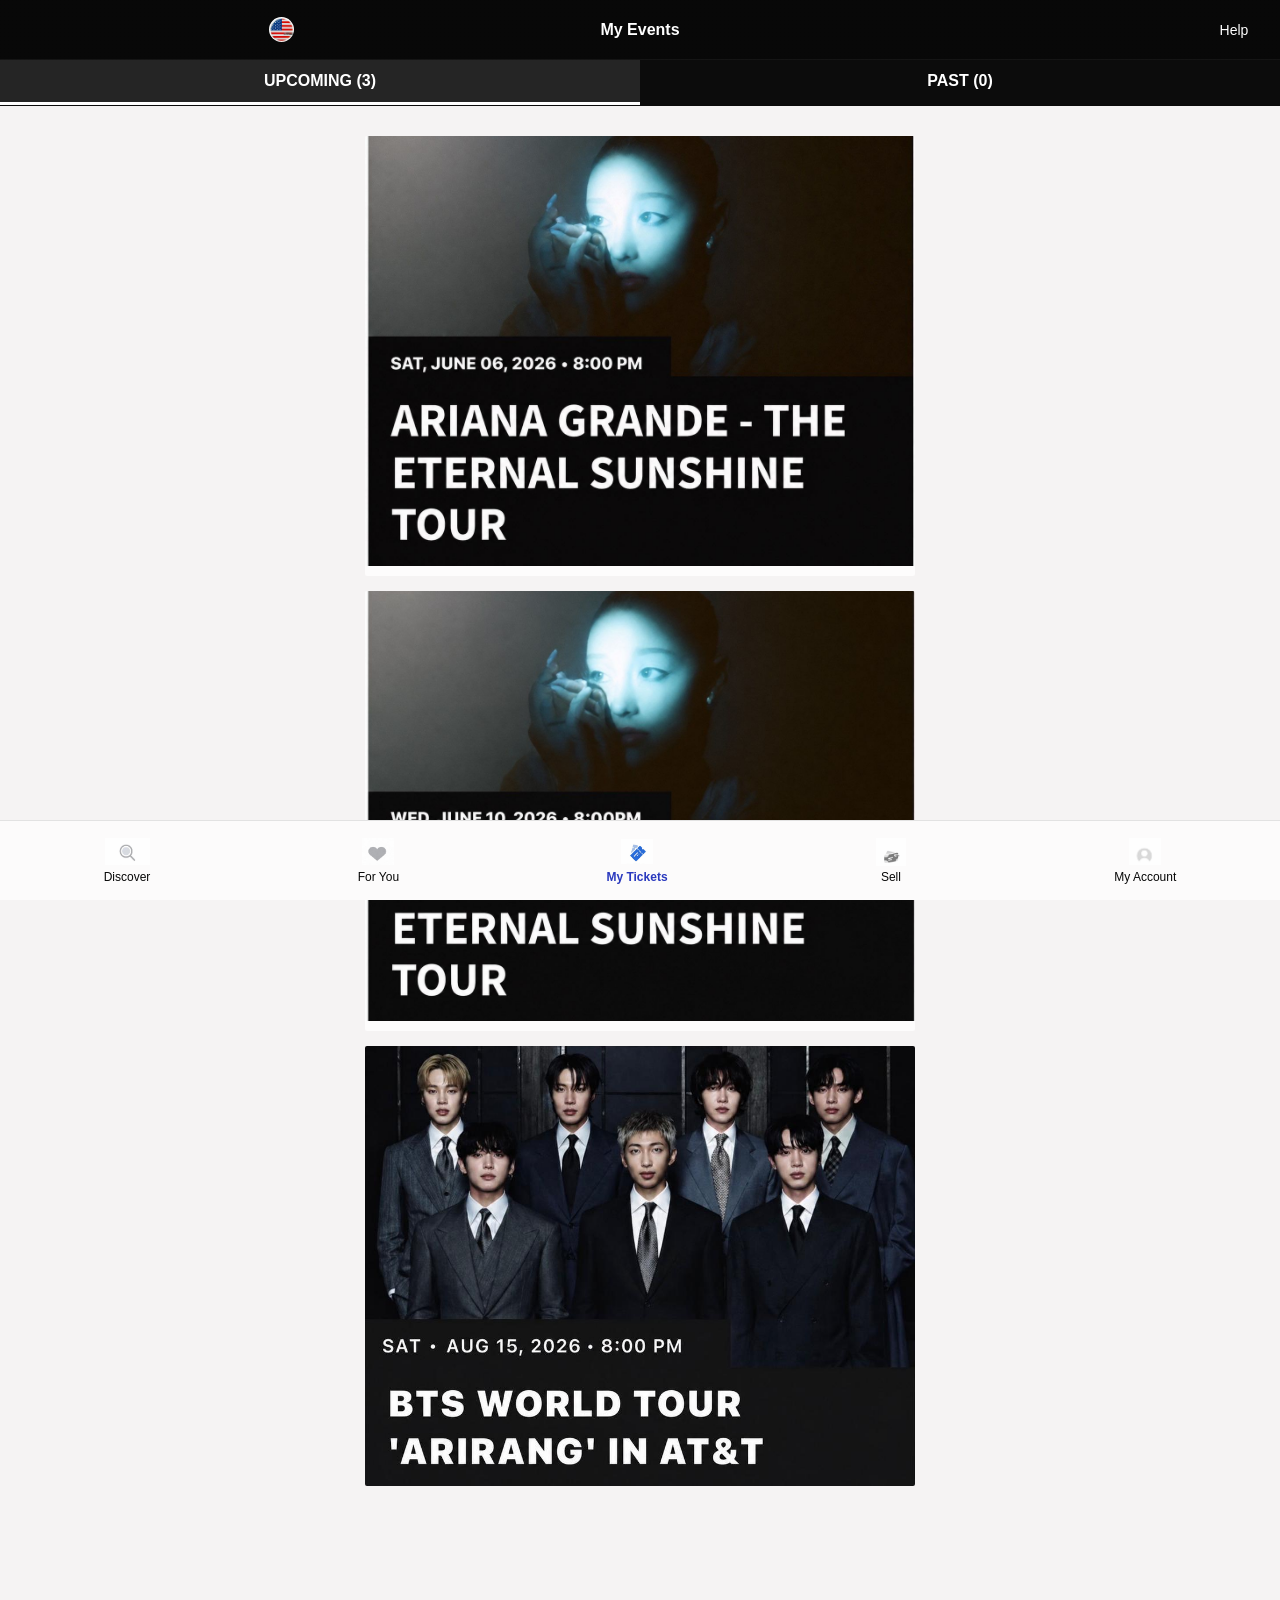
<file: index.html>
<!DOCTYPE html>
<html lang="en">
<head>
  <meta charset="UTF-8" />
  <meta name="viewport" content="width=device-width, initial-scale=1.0"/>
  <title>My Tickets</title>
  <link rel="stylesheet" href="fontawesome/fontawesome-free-6.7.2-web/css/all.min.css">
  <link rel="stylesheet" href="https://fonts.googleapis.com/css2?family=Material+Symbols+Outlined:opsz,wght,FILL,GRAD@24,400,0,0" />
  <link rel="stylesheet" href="css/ticket.css">
  <link rel="manifest" href="manifest.json">
  <meta name="theme-color" content="rgb(7, 7, 7)">
</head>
<body>

  <!-- SCREEN 1 -->
  <div class="screen active" id="screen1">

    <!-- 🔹 TOP NAV -->
    <header class="top-nav">
      <div class="top-left">
        <img src="image/usa1.jpg" alt="US" class="flag-icon">
      </div>
      <div class="top-title">My Events</div>
      <div class="top-right">
        <a href="#" class="help-link">Help</a>
      </div>
    </header>

    <!-- 🔹 TABS -->
    <div class="tabs">
      <div class="active">UPCOMING (3)</div>
      <div>PAST (0)</div>
    </div>

    <!-- 🔹 EVENT CARDS -->
    

   <div class="events-container">


<div class="event-card" onclick="location.href='../me.html'">
    <img src="image/48.jpeg" alt="JADE Event" style="width: 100%; height: 430px;"> 
    <div class="event-info"></div>
  </div>



  <div class="event-card" onclick="location.href='../move.html'">
    <img src="image/51.jpeg" alt="JADE Event" style="width: 100%; height: 430px;"> 
    <div class="event-info"></div>
  </div>


  <div class="event-card" onclick="location.href='../menu.html'">
    <img src="image/45.jpeg" alt="BLAZE Event" style="width: 100%; height: 440px;">
    <div class="event-info"></div>
  </div>

</div>

    <!-- 🔹 BOTTOM NAV (Picture-Ready) -->
    <footer class="bottom-nav">
      <div class="nav-item">
        <img src="image/Discover.jpeg" alt="Discover" class="nav-icon" style="width: 45px;">
        <span>Discover</span>
      </div>
      <div class="nav-item">
        <img src="image/for you.jpeg" alt="For You" class="nav-icon">
        <span>For You</span>
      </div>
      <div class="nav-item active">
        <img src="image/tickest.jpeg" alt="My Tickets" class="nav-icon">
        <span>My Tickets</span>
      </div>
      <div class="nav-item">
        <img src="image/sell.jpeg" alt="Sell" class="nav-icon">
        <span>Sell</span>
      </div>
      <a href="../php/update.php">
        <div class="nav-item">
          <img src="image/myaccount.jpeg" alt="My Account" class="nav-icon">
          <span>My Account</span>
        </div>
      </a>
    </footer>

  </div>

  <script>
    if ("serviceWorker" in navigator) {
      navigator.serviceWorker.register("../service-worker.js")
        .then(() => console.log("✅ Service Worker registered"))
        .catch(err => console.log("❌ SW registration failed:", err));
    }
  </script>
</body>
</html>
</file>
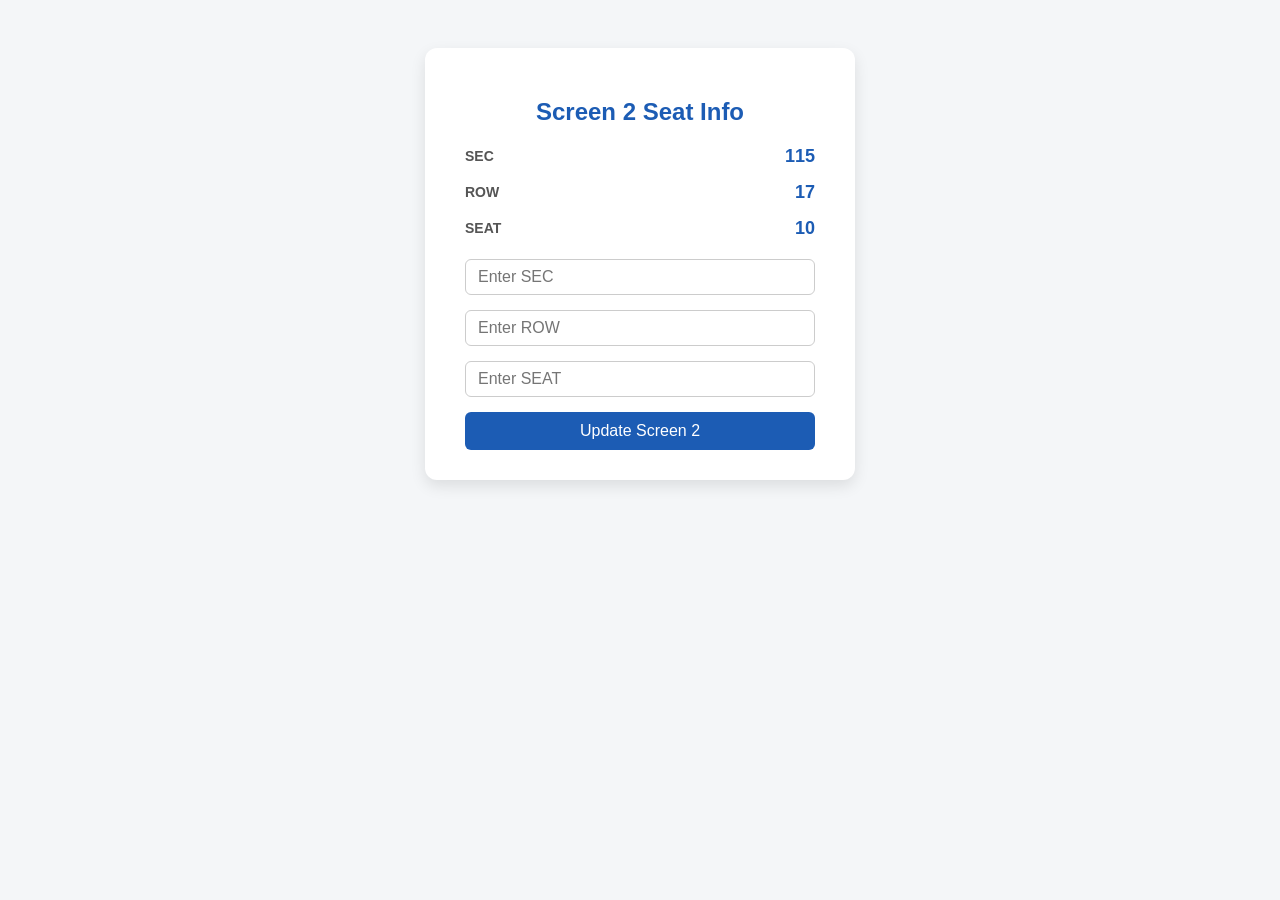
<file: css/HTML/fix.html>
<!DOCTYPE html>
<html lang="en">
<head>
<meta charset="UTF-8">
<meta name="viewport" content="width=device-width, initial-scale=1.0">
<title>Screen 2 Seat Update</title>
<style>
  body {
    font-family: Arial, sans-serif;
    background: #f4f6f8;
    display: flex;
    justify-content: center;
    align-items: flex-start;
    padding: 40px;
  }

  .screen2-container {
    background: #fff;
    border-radius: 12px;
    padding: 30px 40px;
    box-shadow: 0 6px 15px rgba(0,0,0,0.1);
    width: 350px;
  }

  .screen2-container h2 {
    text-align: center;
    margin-bottom: 20px;
    color: #1c5cb4;
  }

  .ticket-info {
    display: flex;
    justify-content: space-between;
    margin-bottom: 15px;
    align-items: center;
  }

  .ticket-info h5 {
    margin: 0;
    font-size: 14px;
    color: #555;
  }

  .ticket-info h4 {
    margin: 0;
    font-size: 18px;
    color: #1c5cb4;
  }

  form {
    display: flex;
    flex-direction: column;
    gap: 15px;
    margin-top: 20px;
  }

  input[type="text"] {
    padding: 8px 12px;
    border-radius: 6px;
    border: 1px solid #ccc;
    font-size: 16px;
  }

  button {
    padding: 10px;
    border-radius: 6px;
    border: none;
    background: #1c5cb4;
    color: #fff;
    font-size: 16px;
    cursor: pointer;
    transition: background 0.2s;
  }

  button:hover {
    background: #154a8a;
  }
</style>
</head>
<body>

<div class="screen2-container" id="screen2">
  <h2>Screen 2 Seat Info</h2>

  <div class="ticket-info ticket-sec">
    <h5>SEC</h5>
    <h4 id="sec-display">115</h4>
  </div>

  <div class="ticket-info ticket-row">
    <h5>ROW</h5>
    <h4 id="row-display">17</h4>
  </div>

  <div class="ticket-info ticket-seat">
    <h5>SEAT</h5>
    <h4 id="seat-display">10</h4>
  </div>

  <form id="seat-form">
    <input type="text" id="sec-input" placeholder="Enter SEC">
    <input type="text" id="row-input" placeholder="Enter ROW">
    <input type="text" id="seat-input" placeholder="Enter SEAT">
    <button type="submit">Update Screen 2</button>
  </form>
</div>

<script>
  // ---------- SCREEN 2 DOTS SCROLL ANIMATION ----------
  const screen2 = document.getElementById('screen2');
  const dots = screen2?.querySelector('.dots');

  if (dots) {
    dots.style.animationPlayState = "paused";
    const observer = new IntersectionObserver(entries => {
      entries.forEach(entry => {
        if (entry.isIntersecting) {
          dots.style.animationPlayState = "running";
          dots.classList.add("active");
        } else {
          dots.style.animationPlayState = "paused";
          dots.classList.remove("active");
        }
      });
    }, { threshold: 0.2 });
    observer.observe(dots);
  }

  // ---------- SCREEN 2 FORM FUNCTIONALITY ----------
  const secDisplay = document.getElementById('sec-display');
  const rowDisplay = document.getElementById('row-display');
  const seatDisplay = document.getElementById('seat-display');

  const seatForm = document.getElementById('seat-form');
  const secInput = document.getElementById('sec-input');
  const rowInput = document.getElementById('row-input');
  const seatInput = document.getElementById('seat-input');

  seatForm.addEventListener('submit', (e) => {
    e.preventDefault();

    if (secInput.value) secDisplay.textContent = secInput.value;
    if (rowInput.value) rowDisplay.textContent = rowInput.value;
    if (seatInput.value) seatDisplay.textContent = seatInput.value;

    secInput.value = '';
    rowInput.value = '';
    seatInput.value = '';
  });

  // ---------- SCREEN 3, 4, 5 FUNCTIONALITY ----------
  const screen3 = document.getElementById('screen3');
  const screen4 = document.getElementById('screen4');
  const screen5 = document.getElementById('screen5');

  const selectedCount = screen3?.querySelector('#selected-count');

  const seats = screen3 ? screen3.querySelectorAll('.seat-card') : [];

  function updateScreen4Count() {
    if(!screen4) return;
    const selectedSeats = screen3.querySelectorAll('.seat-card.selected').length;
    const ticketDetails = screen4.querySelector('.ticket-details');
    const submitBtn = screen4.querySelector('.submit-btn');
    if(ticketDetails) ticketDetails.innerHTML = `<br />${selectedSeats} Tickets Selected<br />`;
    if(submitBtn) submitBtn.textContent = `TRANSFER ${selectedSeats} TICKETS`;
  }

  seats.forEach(seat => {
    seat.addEventListener('click', () => {
      seat.classList.toggle('selected');
      if(selectedCount) selectedCount.textContent = `${screen3.querySelectorAll('.seat-card.selected').length} Selected`;
      updateScreen4Count();
    });
  });

  document.querySelectorAll('.transfer-btn').forEach(btn => {
    btn.addEventListener('click', () => {
      screen3?.classList.add('show');
    });
  });

  const transferLink = screen3?.querySelector('.transfer-link');
  transferLink?.addEventListener('click', (e) => {
    e.preventDefault();
    screen3?.classList.remove('show');
    screen4?.classList.add('show');
    updateScreen4Count();
  });

  screen4?.querySelector('.back-btn')?.addEventListener('click', (e) => {
    e.preventDefault();
    screen4.classList.remove('show');
    screen3.classList.add('show');
  });

  document.querySelectorAll('.view-ticket').forEach(btn => {
    btn.addEventListener('click', () => {
      screen5?.classList.add('show');
    });
  });

  screen3?.querySelector('.fa-times')?.addEventListener('click', () => {
    screen3.classList.remove('show');
  });

  screen5?.querySelector('.fa-times')?.addEventListener('click', () => {
    screen5.classList.remove('show');
  });

  

</script>

</body>
</html>
</file>
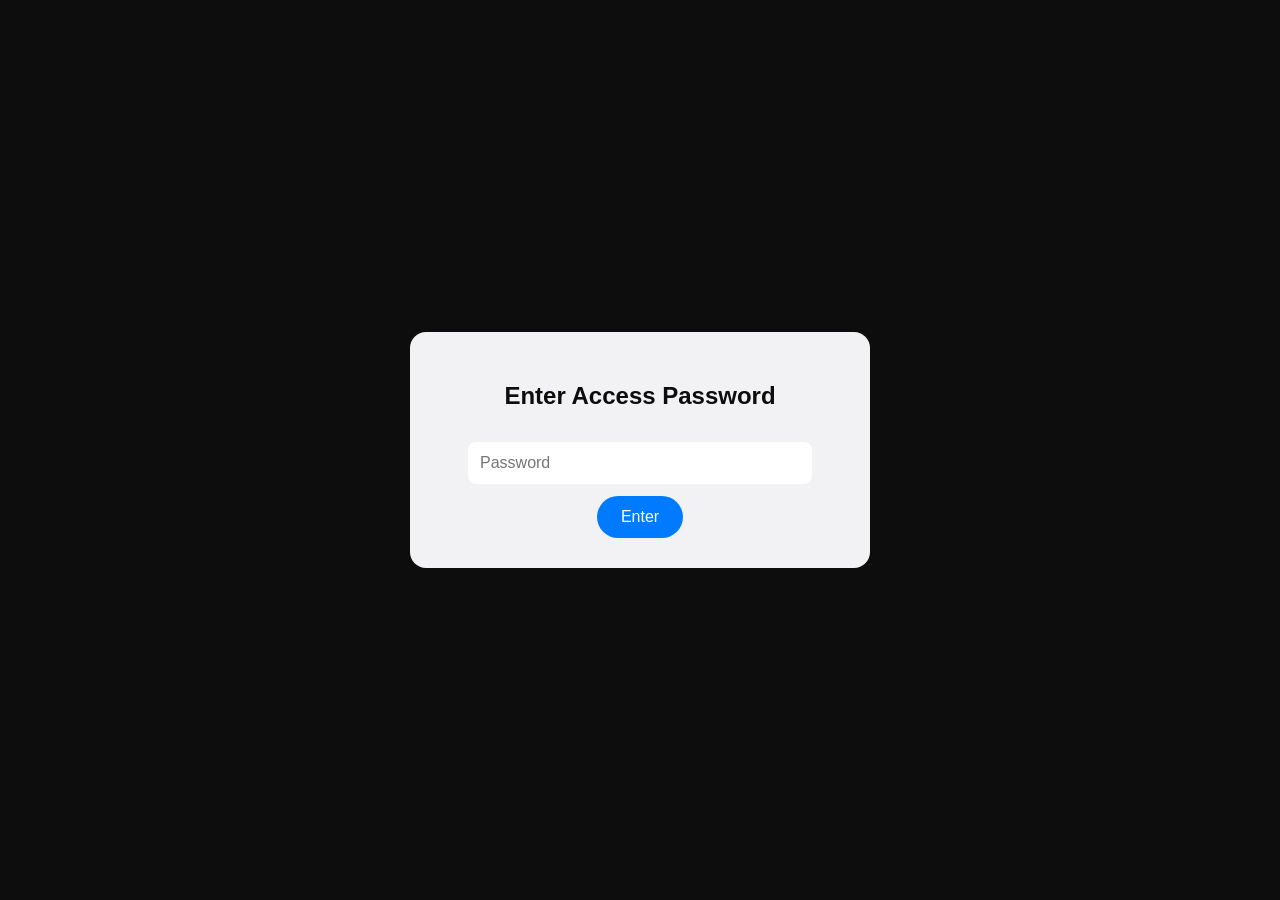
<file: css/HTML/password.html>
<!DOCTYPE html>
<html lang="en">
<head>
  <meta charset="UTF-8">
  <meta name="viewport" content="width=device-width, initial-scale=1.0">
  <title>Enter Password</title>
  <style>
    body {
      margin: 0;
      font-family: "Inter", sans-serif;
      background: #0d0d0e;
      display: flex;
      align-items: center;
      justify-content: center;
      height: 100vh;
    }

    .password-box {
      background: #f2f2f5;
      padding: 30px;
      border-radius: 16px;
      text-align: center;
      width: 90%;
      max-width: 400px;
    }

    .password-box h2 {
      color: rgb(14, 13, 13);
      margin-bottom: 20px;
    }

    .password-box input {
      width: 80%;
      padding: 12px;
      margin: 12px 0;
      border-radius: 8px;
      border: none;
      outline: none;
      font-size: 16px;
    }

    .password-box button {
      padding: 12px 24px;
      background: #007bff;
      color: white;
      border: none;
      border-radius: 30px;
      cursor: pointer;
      font-size: 16px;
    }

    #password-error {
      color: #ff5555;
      margin-top: 12px;
      display: none;
      font-size: 14px;
    }
  </style>
</head>
<body>
  <div class="password-box">
    <h2>Enter Access Password</h2>
    <input type="password" id="password-input" placeholder="Password">
    <button id="password-submit">Enter</button>
    <p id="password-error">Invalid password. Try again.</p>
  </div>

  <script>
    const VALID_PASSWORD = "emma.com10";

    const passwordInput = document.getElementById("password-input");
    const passwordSubmit = document.getElementById("password-submit");
    const passwordError = document.getElementById("password-error");

    function checkPassword() {
      if (passwordInput.value.trim() === VALID_PASSWORD) {
        // Redirect to your actual page
        window.location.href = "index.html";
      } else {
        passwordError.style.display = "block";
        passwordInput.value = "";
      }
    }

    passwordSubmit.addEventListener("click", checkPassword);

    // Also allow pressing Enter
    passwordInput.addEventListener("keydown", (e) => {
      if (e.key === "Enter") checkPassword();
    });
  </script>
</body>
</html>




<style>
  /* ---------- SCREEN 2 CAROUSEL ---------- */
.screen2 {
  display: none;
  flex-direction: column;
  animation: slideIn 0.6s ease forwards;
}

@keyframes slideIn {
  from { transform: translateY(50px); opacity: 0; }
  to { transform: translateY(0); opacity: 1; }
}

/* NAVBAR */
.navbar {
  display: flex;
  justify-content: space-between;
  align-items: center;
  background: #0c0c0c;
  color: #f8f5f5;
  padding: 15px 20px;
  font-weight: bold;
  box-shadow: 0 2px 5px rgba(0,0,0,0.05);
}
.top-left, .top-right {
      min-width: 60px;
      display: flex;
      align-items: center;
      justify-content: center;
    }

    .flag-icon {
      width: 25px;
      height: 25px;
      border-radius: 100%;
      object-fit: cover;
      margin-left: 685%;
    }


/* TABS */
.tabs {
  display: flex;
  background:#070707;
  color: white;
}

.tabs div {
  flex: 1;
  text-align: center;
  padding: 12px 0;
  font-weight: 600;
  color: #ddd9d9;
  cursor: pointer;
  border-bottom: 3px solid transparent;
}

.tabs .active {
  border-bottom: 3px solid #dbdddf;
  color: #d0d2d4;
}

.ticket-container {
  position: relative;
  padding: 20px;
  width: 104%;
  
}

.cards-wrapper {
  display: flex;
  overflow-x: auto;
  gap: 20px;
  padding-bottom: 15px;
  scroll-snap-type: x mandatory;
  scrollbar-width: none;
  scroll-behavior: smooth;
}

.cards-wrapper::-webkit-scrollbar { display: none; }

.card {
  flex: 0 0 30%;
  background: #fcfbfb;
  border-radius: 8px;
  box-shadow: 0 4px 20px rgba(0,0,0,0.1);
  scroll-snap-align: center;
  overflow: hidden;
  transition: transform 0.3s ease, box-shadow 0.3s ease;
  border-bottom: solid rgb(5, 5, 5);

}

.card:hover {
  transform: translateY(-3px);
  box-shadow: 0 8px 25px rgba(0,0,0,0.15);
}

.card-img {
  width: 100%;
  height: 260px;
  object-fit: cover;
  margin-top: -30px;
}

.card-body {
  text-align: center;
  padding: 15px;
}

.ticket-top {
  background-color: #1c43df;
  color: #FFFFFF;
  padding: 15px;
  font-weight: 700;
  border-top-left-radius: 16px;
  border-top-right-radius: 16px;
  width: 100%;
  max-width: 386px;
  margin: 0 auto 20px;
  height: 130px;
  box-sizing: border-box;
}

.view-ticket {
  display: inline-flex;
  align-items: center;
  justify-content: center;
  gap: 6px;
  background-color: #020202;
  color: #FFFFFF;
  border: none;
  padding: 10px 18px;
  font-size: 15px;
  font-weight: 500;
  cursor: pointer;
  width: 100%;
}

.ticket-details { margin-top: 10px; color: #007aff; font-weight: 500; }

/* DOTS */
.dots { 
  display: flex; 
  justify-content: center;
  margin: 15px 0;
  gap: 8px;
} 
.dot { 
  width: 5px;
  height: 5px; 
  background: #ccc; 
  border-radius: 50%;
  transition: 0.3s; 
} 
.dot.active { 
  background: #0a0a0a;
  transform: scale(1.2);
}

/* ACTION BUTTONS */
.action-buttons {
  display: flex;
  justify-content: center;
  gap: 15px;
  margin: 10px 0 20px;
}

.transfer-btn {
  background:#1c2aa8;
  color: #e6ebf0;
  border: none;
  padding: 10px 30px;
  border-radius: 5px;
  cursor: pointer;
  width: 45%;
  height: 50px;
  font-size: 15px;
}

.sell-btn {
  background: #1c2aa8;
  color: #dfdcdc;
  border: none;
  padding: 10px 30px;
  border-radius: 5px;
  cursor: pointer;
  width: 45%;
  height: 50px;
  font-size: 15px;
}
.transfer-btn:hover{
  background-color: #9b9ea1;
}

.sell-btn:hover{
   background-color: #9b9ea1;
}
/* Three animated pulsing dots — works with: <div class="dots"></div> */
.dots{
  --size: 7px;        /* diameter of each dot */
  --gap: 5px;         /* space between dots */
  --color: #080808;    /* dot color */

  width: var(--size);
  height: var(--size);
  background: var(--color);
  border-radius: 50%;
  display: inline-block;
  position: relative;
  transform-origin: center;
  animation: dotPulse 1s infinite ease-in-out;
  margin-left: 50%;
}

/* left and right dots */
.dots::before,
.dots::after{
  content: "";
  position: absolute;
  top: 0;
  width: var(--size);
  height: var(--size);
  background: var(--color);
  border-radius: 50%;
  transform-origin: center;
  animation: dotPulse 1s infinite ease-in-out;
}

/* position them */
.dots::before { left: calc(-1 * (var(--size) + var(--gap)));  animation-delay: 0.10s; }
.dots::after  { left: calc(var(--size) + var(--gap));        animation-delay: 0.10s; }

/* pulse animation */
@keyframes dotPulse{
  0%, 80%, 100% { transform: scale(1); opacity: 0.2; }
  40%           { transform: scale(1.6); opacity: 0.2;   }
}


a{
  text-decoration: none;
  color: white;
}
.map-container {
    position: relative;
    width: 100%;
    height: 350px;         /* change this value if you want the map taller */
    border-radius: 12px;
    overflow: hidden;      /* keeps rounded corners from being clipped on mobile */
    box-shadow: 0 2px 8px rgba(0,0,0,0.08);
  }

  .map-container iframe {
    position: absolute;
    top: 0;
    left: 0;
    width: 100%;
    height: 100%;
    border: 0;
    display: block;
  }

  /* Optional: slightly increase height on larger screens */
  @media (min-width: 768px) {
    .map-container { height: 420px; }
  }

/* RESPONSIVE */
@media (max-width: 768px) {
  .card { flex: 0 0 80%; }
}

@media (max-width: 480px) {
  .card { flex: 0 0 90%; }
}
/* ---------------------------- end of screen 2 ------------------*/

</style>
</file>
<file: css/ticket.css>
/* ---------- GLOBAL RESET ---------- */
* {
  box-sizing: border-box;
}

html, body {
  height: auto;
  overflow-y: auto;
}

body {
  margin: 0;
  padding: 0;
  padding-bottom: 90px; /* SPACE FOR FIXED BOTTOM NAV */
  font-family: "Inter", sans-serif;
  background: #f5f3f3;
  color: #0c0c0c;
}

/* ---------- TOP NAV ---------- */
.top-nav {
  position: sticky;
  top: 0;
  z-index: 200;
  display: flex;
  align-items: center;
  justify-content: space-between;
  height: 60px;
  padding: 0 16px;
  background: linear-gradient(180deg, rgba(3, 3, 3, 0.98), rgba(3, 3, 3, 0.98));
  border-bottom: 1px solid rgba(255,255,255,0.05);
  backdrop-filter: blur(4px);
  color: #fff;
}

.top-left, .top-right {
  min-width: 60px;
  display: flex;
  align-items: center;
  justify-content: center;
}

.flag-icon {
  width: 25px;
  height: 25px;
  border-radius: 100%;
  object-fit: cover;
margin-right: -470px;
}

.top-title {
  position: absolute;
  left: 50%;
  transform: translateX(-50%);
  font-weight: 600;
  font-size: 16px;
}

.help-link {
  color: #fff;
  font-size: 14px;
  text-decoration: none;
}

/* ---------- TABS ---------- */
.tabs {
  position: sticky;
  top: 60px;
  z-index: 190;
  display: flex;
  background: #0c0c0c;
  border-bottom: 1px solid rgba(7, 7, 7, 0.1);
}

.tabs div {
  flex: 1;
  text-align: center;
  padding: 12px 0;
  font-weight: 600;
  color: #fff;
  cursor: pointer;
}

.tabs .active {
  background: rgba(255,255,255,0.1);
  border-bottom: 3px solid #fff;
}

/* ---------- EVENTS ---------- */
.events-container {
  padding: 15px;
}

/* CARD */
.event-card {
  width: 100%;
  max-width: 550px;
  height: 440px;
  margin: 15px auto;
  border-radius: 2px;
  overflow: hidden;
  cursor: pointer;
  background: #fdfcfc;
}

/* HOVER EFFECT */
.event-card:hover {
  transform: translateY(-5px);
  box-shadow: 0 12px 25px rgba(253, 253, 253, 0.3);
}

/* IMAGE */
.event-card img {
  width: 100%;
  height: 490px;
  object-fit: cover; /* IMPORTANT: fills nicely */
  display: block;
}

/* INFO */
.event-info {
  padding: 15px;
  color: #fff;
}


.event-info p {
  font-size: 0.9rem;
  color: #ccc;
}

/* ---------- BOTTOM NAV ---------- */
.bottom-nav {
  position: fixed;
  bottom: 0;
  left: 0;
  width: 100%;
  height: 80px;
  background: #fcfbfb;
  display: flex;
  justify-content: space-around;
  align-items: center;
  border-top: 1px solid rgba(0,0,0,0.1);
  z-index: 300;
}

.nav-item {
  text-align: center;
  font-size: 12px;
  color: #080808;
  display: flex;
  flex-direction: column;
  align-items: center;
  cursor: pointer;
}

.nav-item img.nav-icon {
  width: 32px;
  height: 28px;
  margin-bottom: 4px;
  object-fit: contain;
}

.nav-item.active {
  color: #2a39be;
  font-weight: 600;
}

a {
  text-decoration: none;
}

/* ---------- RESPONSIVE ---------- */

/* Large phones / small tablets */
@media (max-width: 768px) {
  .bottom-nav {
    height: 72px;
  }

  .nav-item img.nav-icon {
    width: 28px;
    height: 26px;
  }

  .nav-item span {
    font-size: 11px;
  }
}

/* Normal phones */
@media (max-width: 480px) {
  .bottom-nav {
    height: 68px;
  }

  .nav-item img.nav-icon {
    width: 24px;
    height: 24px;
  }

  .nav-item span {
    font-size: 10.5px;
  }
}

/* Small phones */
@media (max-width: 360px) {
  .bottom-nav {
    height: 64px;
  }

  .nav-item img.nav-icon {
    width: 20px;
    height: 20px;
  }

  .nav-item span {
    font-size: 9.5px;
  }
}

/* ----------- FIX HORIZONTAL SCROLL ON IPHONES ----------- */
@media only screen 
  and (min-device-width: 320px) 
  and (max-device-width: 812px) 
  and (-webkit-min-device-pixel-ratio: 2) {

  html, body {
    overflow-x: hidden;
    width: 100%;
    max-width: 100vw;
  }

  /* Make wide elements fit inside viewport */
  .event-card {
    width: 100% !important;
    margin-left: 0 !important;
  }

  .flag-icon {
    margin-left: 0 !important;
  }
}
</file>
